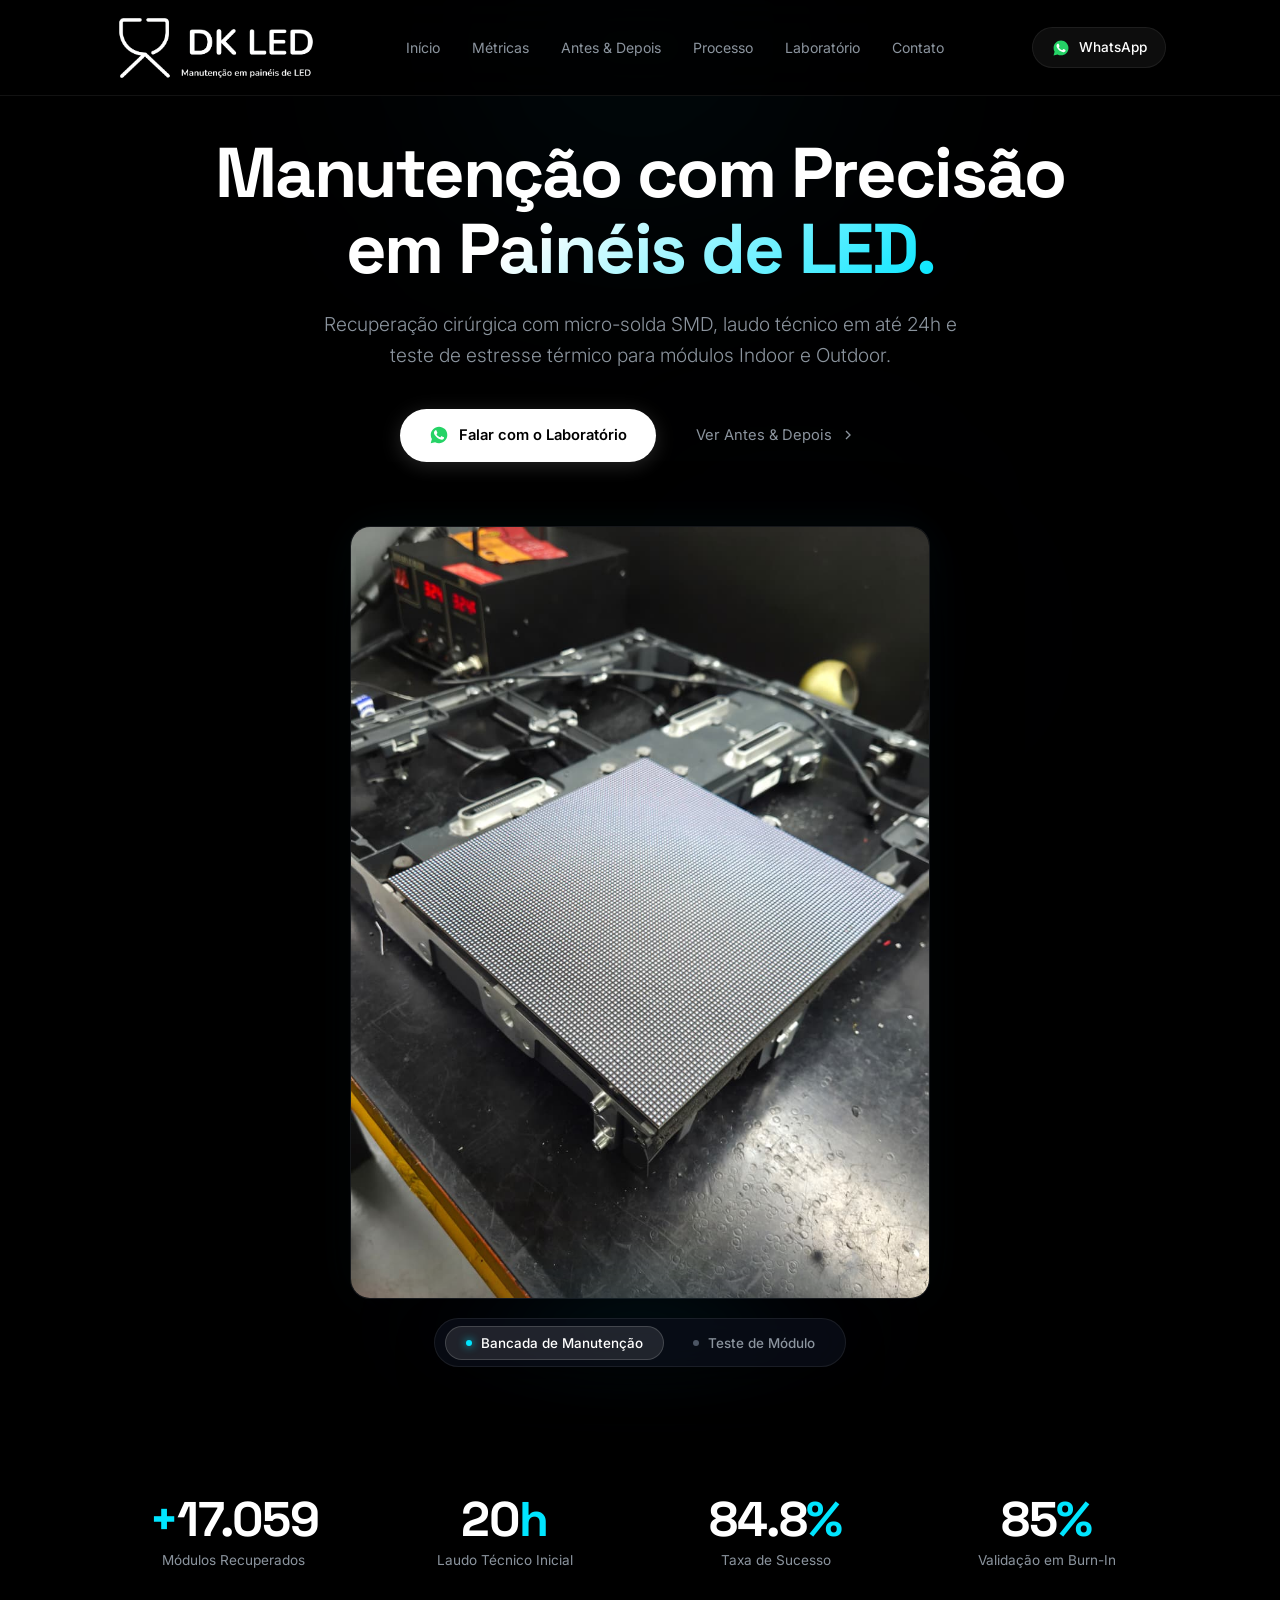
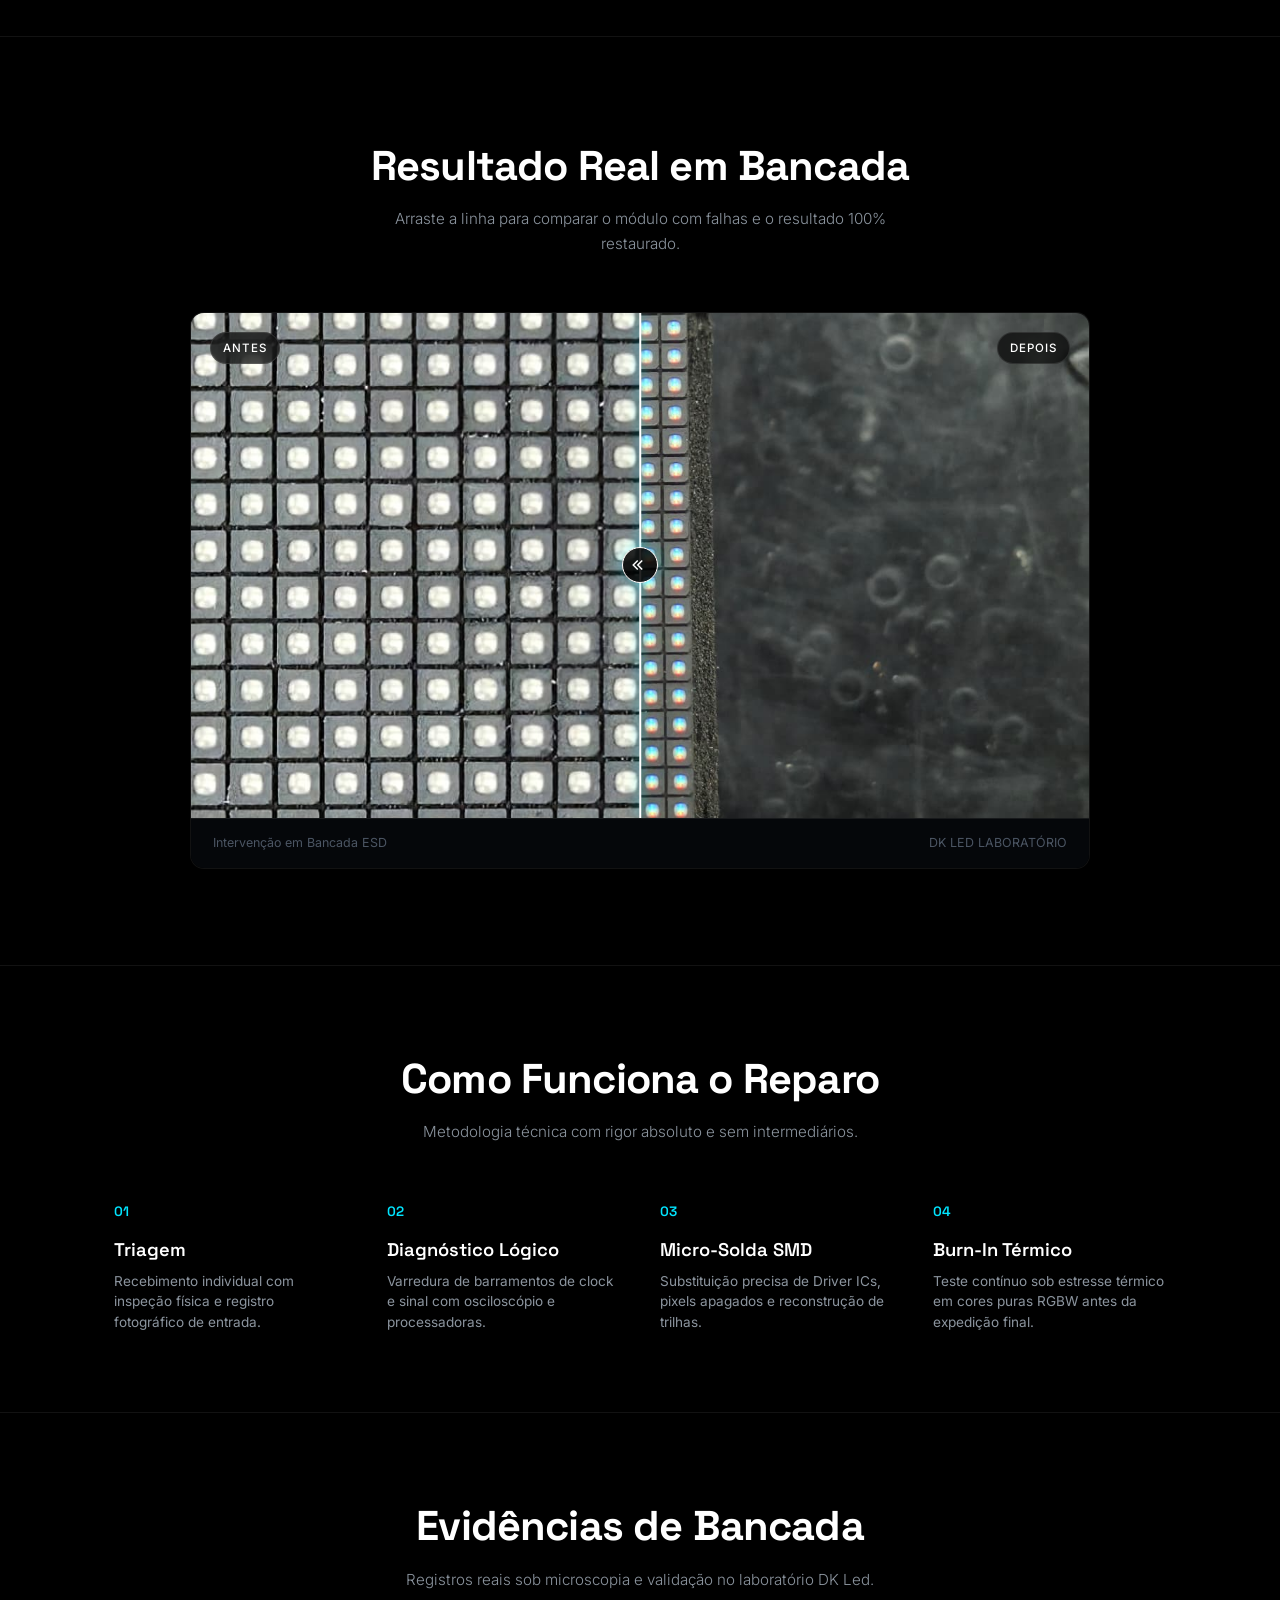
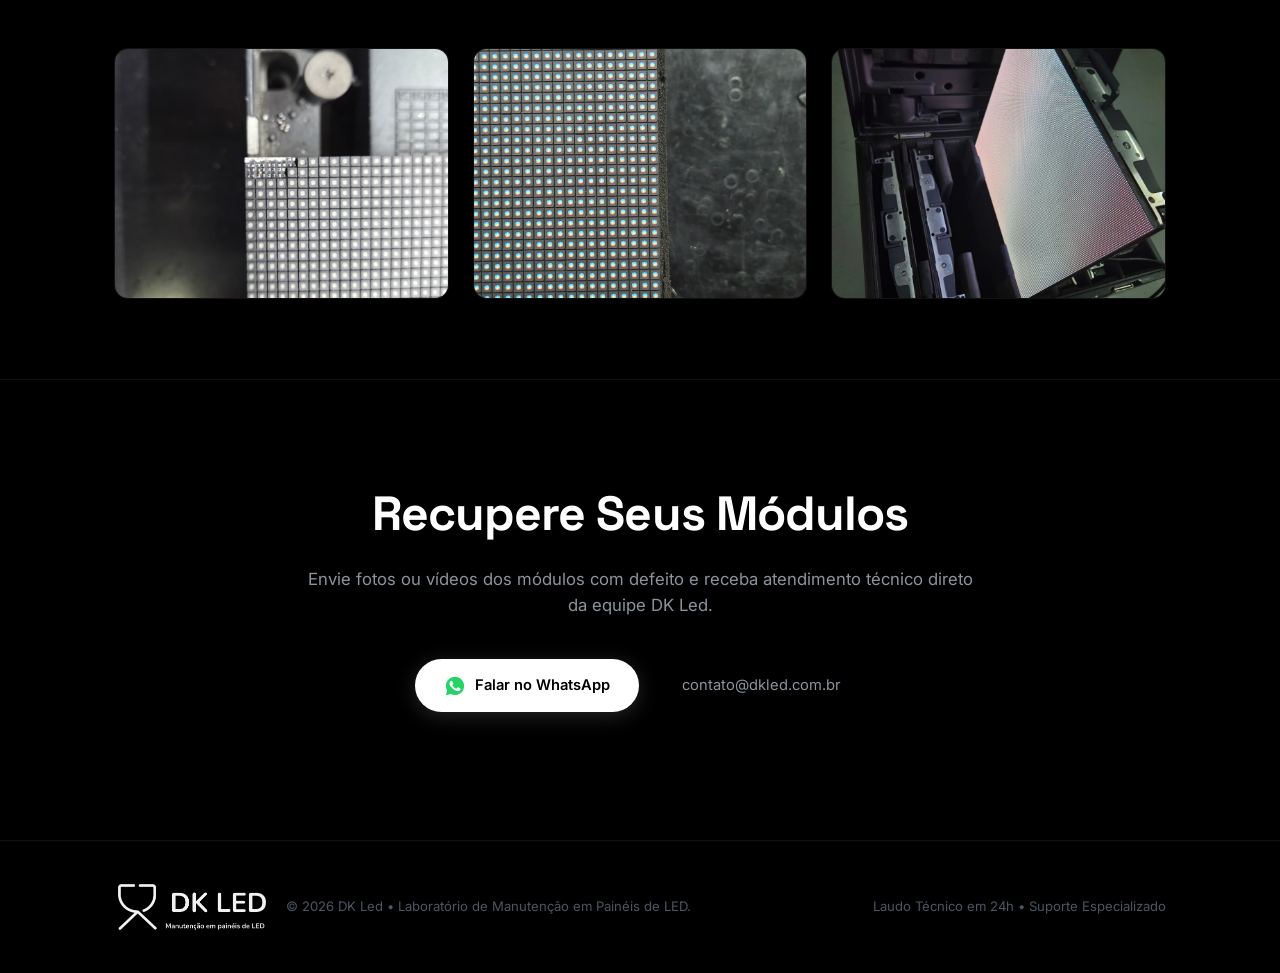
<file: index.html>
<!DOCTYPE html>
<html lang="pt-BR">

<head>
  <meta charset="UTF-8">
  <meta name="viewport" content="width=device-width, initial-scale=1.0">
  <title>DK Led | Laboratório de Precisão em Painéis de LED</title>

  <!-- SEO & Meta Tags -->
  <meta name="description"
    content="Laboratório especializado em manutenção cirúrgica de painéis de LED Indoor e Outdoor. Micro-solda SMD, diagnóstico lógico e laudo técnico em até 24h.">
  <meta name="keywords"
    content="manutenção painel de led, reparo módulo led, conserto painel led, micro-solda smd, dk led">
  <meta name="author" content="DK Led">
  <meta property="og:title" content="DK Led | Precisão em Painéis de LED">
  <meta property="og:description"
    content="Estrutura técnica especializada em micro-eletrônica e recuperação de módulos de LED.">
  <meta property="og:image" content="assets/img/logo-dkled-completa.png">
  <meta property="og:type" content="website">

  <!-- Favicon Real DK Led -->
  <link rel="icon" type="image/png" href="assets/img/logo-dk-simbolo.jpg">

  <!-- Folha de Estilos Ultra-Minimalista -->
  <link rel="stylesheet" href="css/futurista.css?v=3">
</head>

<body>

  <!-- Brilho Ambiente Suave de Fundo -->
  <div class="ambient-glow" aria-hidden="true"></div>

  <div class="main-content">

    <!-- Navegação Ultra-Minimalista -->
    <header class="minimal-nav">
      <div class="container">
        <div class="nav-flex">
          <a href="#inicio" class="nav-brand" aria-label="DK Led Início">
            <img src="assets/img/logo-dkled-oficial-cropped.png?v=2" alt="DK Led - Manutenção em painéis de LED" class="nav-logo-img">
          </a>

          <nav>
            <ul class="nav-menu-links" id="navMenu">
              <li><a href="#inicio">Início</a></li>
              <li><a href="#metricas">Métricas</a></li>
              <li><a href="#comparativo">Antes &amp; Depois</a></li>
              <li><a href="#processo">Processo</a></li>
              <li><a href="#provas">Laboratório</a></li>
              <li><a href="#contato">Contato</a></li>
            </ul>
          </nav>

          <a href="https://wa.me/5511999999999" target="_blank" rel="noopener noreferrer" class="btn-nav-cta" id="topNavWhatsApp">
            <svg width="18" height="18" viewBox="0 0 24 24" fill="none" class="whatsapp-icon" aria-hidden="true">
              <path d="M12.04 2C6.58 2 2.13 6.45 2.13 11.91C2.13 13.66 2.59 15.36 3.45 16.86L2.05 22L7.3 20.62C8.75 21.41 10.38 21.83 12.04 21.83C17.5 21.83 21.95 17.38 21.95 11.92C21.95 9.27 20.92 6.78 19.05 4.91C17.18 3.03 14.69 2 12.04 2Z" fill="#25D366"/>
              <path d="M17.47 14.38C17.17 14.23 15.71 13.51 15.44 13.41C15.17 13.31 14.97 13.26 14.77 13.56C14.57 13.86 14 14.53 13.83 14.73C13.66 14.93 13.48 14.95 13.18 14.8C12.89 14.65 11.93 14.34 10.79 13.33C9.91 12.54 9.31 11.57 9.14 11.27C8.97 10.97 9.12 10.81 9.27 10.66C9.4 10.53 9.57 10.32 9.71 10.14C9.86 9.97 9.91 9.85 10.01 9.65C10.11 9.45 10.06 9.28 9.98 9.13C9.91 8.98 9.31 7.52 9.07 6.92C8.82 6.34 8.58 6.42 8.4 6.41C8.23 6.4 8.03 6.4 7.83 6.4C7.63 6.4 7.31 6.47 7.04 6.77C6.77 7.07 6 7.79 6 9.25C6 10.71 7.06 12.12 7.21 12.32C7.36 12.52 9.31 15.52 12.29 16.81C13 17.12 13.55 17.3 13.98 17.44C14.7 17.67 15.34 17.63 15.86 17.56C16.43 17.47 17.62 16.84 17.86 16.14C18.11 15.45 18.11 14.85 18.04 14.73C17.96 14.61 17.77 14.53 17.47 14.38Z" fill="#FFFFFF"/>
            </svg>
            <span>WhatsApp</span>
          </a>

          <button type="button" class="nav-toggle" id="navToggle" aria-label="Abrir menu" aria-expanded="false" aria-controls="navMenu">
            <span class="bars" aria-hidden="true"><span></span><span></span><span></span></span>
          </button>
        </div>
      </div>
    </header>

    <!-- Hero Minimalista Monolítico -->
    <section class="hero-minimal" id="inicio">
      <div class="container">
        <h1 class="hero-main-title">
          Manutenção com Precisão<br>
          <span class="gradient-text">em Painéis de LED.</span>
        </h1>

        <p class="hero-clean-lead">
          Recuperação cirúrgica com micro-solda SMD, laudo técnico em até 24h e teste de estresse térmico para módulos Indoor e Outdoor.
        </p>

        <div class="hero-cta-buttons">
          <a href="https://wa.me/5511999999999" target="_blank" rel="noopener noreferrer" class="btn-primary-glow" id="heroBtnWhatsApp">
            <svg width="20" height="20" viewBox="0 0 24 24" fill="none" class="whatsapp-icon" aria-hidden="true">
              <path d="M12.04 2C6.58 2 2.13 6.45 2.13 11.91C2.13 13.66 2.59 15.36 3.45 16.86L2.05 22L7.3 20.62C8.75 21.41 10.38 21.83 12.04 21.83C17.5 21.83 21.95 17.38 21.95 11.92C21.95 9.27 20.92 6.78 19.05 4.91C17.18 3.03 14.69 2 12.04 2Z" fill="#25D366"/>
              <path d="M17.47 14.38C17.17 14.23 15.71 13.51 15.44 13.41C15.17 13.31 14.97 13.26 14.77 13.56C14.57 13.86 14 14.53 13.83 14.73C13.66 14.93 13.48 14.95 13.18 14.8C12.89 14.65 11.93 14.34 10.79 13.33C9.91 12.54 9.31 11.57 9.14 11.27C8.97 10.97 9.12 10.81 9.27 10.66C9.4 10.53 9.57 10.32 9.71 10.14C9.86 9.97 9.91 9.85 10.01 9.65C10.11 9.45 10.06 9.28 9.98 9.13C9.91 8.98 9.31 7.52 9.07 6.92C8.82 6.34 8.58 6.42 8.4 6.41C8.23 6.4 8.03 6.4 7.83 6.4C7.63 6.4 7.31 6.47 7.04 6.77C6.77 7.07 6 7.79 6 9.25C6 10.71 7.06 12.12 7.21 12.32C7.36 12.52 9.31 15.52 12.29 16.81C13 17.12 13.55 17.3 13.98 17.44C14.7 17.67 15.34 17.63 15.86 17.56C16.43 17.47 17.62 16.84 17.86 16.14C18.11 15.45 18.11 14.85 18.04 14.73C17.96 14.61 17.77 14.53 17.47 14.38Z" fill="#FFFFFF"/>
            </svg>
            <span>Falar com o Laboratório</span>
          </a>

          <a href="#comparativo" class="btn-secondary-link" id="heroBtnComparativo">
            <span>Ver Antes &amp; Depois</span>
            <svg width="16" height="16" viewBox="0 0 24 24" fill="none" stroke="currentColor" stroke-width="2">
              <polyline points="9 18 15 12 9 6"></polyline>
            </svg>
          </a>
        </div>

        <!-- Showcase Monolítico Sem Moldura (Fugindo do Padrão) -->
        <div class="hero-monolith-stage">
          <div class="hero-stage-card" id="heroDeckCard">
            <div class="stage-viewport">
              <img src="assets/img/hero-bancada-laboratorio.jpg" alt="Bancada de Manutenção DK Led"
                class="stage-image-layer active" id="layerBench">

              <img src="assets/img/processo-modulo-maleta-branco.jpg" alt="Teste de Módulo em Maleta DK Led"
                class="stage-image-layer" id="layerModule">
            </div>
          </div>

          <!-- Base de Luz Ambiente Difusa (Projeção Luminosa do Painel) -->
          <div class="stage-ambient-pedestal" aria-hidden="true"></div>

          <!-- Seletor Minimalista de Vistas -->
          <div class="stage-controls-dock">
            <button type="button" class="stage-tab-btn active" data-target-layer="layerBench" id="btnDeckBench">
              <span class="tab-indicator-dot"></span>
              <span>Bancada de Manutenção</span>
            </button>
            <button type="button" class="stage-tab-btn" data-target-layer="layerModule" id="btnDeckModule">
              <span class="tab-indicator-dot"></span>
              <span>Teste de Módulo</span>
            </button>
          </div>
        </div>
      </div>
    </section>

    <!-- Métricas Flutuantes em 1 Linha Pura -->
    <section class="metrics-strip" id="metricas">
      <div class="container">
        <div class="metrics-horizontal-grid">
          <div>
            <div class="metric-item-num">
              <span class="cyan-sign">+</span><span data-target-metric="20000">0</span>
            </div>
            <div class="metric-item-label">Módulos Recuperados</div>
          </div>

          <div>
            <div class="metric-item-num">
              <span data-target-metric="24">0</span><span class="cyan-sign">h</span>
            </div>
            <div class="metric-item-label">Laudo Técnico Inicial</div>
          </div>

          <div>
            <div class="metric-item-num">
              <span data-target-metric="99.4">0</span><span class="cyan-sign">%</span>
            </div>
            <div class="metric-item-label">Taxa de Sucesso</div>
          </div>

          <div>
            <div class="metric-item-num">
              <span data-target-metric="100">0</span><span class="cyan-sign">%</span>
            </div>
            <div class="metric-item-label">Validação em Burn-In</div>
          </div>
        </div>
      </div>
    </section>

    <!-- Comparativo Antes & Depois Minimalista -->
    <section class="scanner-minimal-section" id="comparativo">
      <div class="container">
        <div class="section-head-clean">
          <h2 class="section-head-title">Resultado Real em Bancada</h2>
          <p class="section-head-sub">
            Arraste a linha para comparar o módulo com falhas e o resultado 100% restaurado.
          </p>
        </div>

        <div class="scanner-frame-clean">
          <div class="scanner-container" id="scannerContainer">
            <!-- Imagem Depois -->
            <img src="assets/img/slider-depois-pixels-rgb.jpg"
              alt="Módulo de LED restaurado"
              class="scanner-img scanner-img-after">

            <!-- Imagem Antes -->
            <img src="assets/img/slider-antes-pixels-defeito.jpg"
              alt="Módulo de LED com defeito"
              class="scanner-img scanner-img-before" id="scannerBeforeImg">

            <!-- Linha e Ponto de Arraste -->
            <div class="scanner-divider-line" id="scannerDividerLine"></div>
            <div class="scanner-handle-circle" id="scannerHandleCircle">
              <svg width="18" height="18" viewBox="0 0 24 24" fill="none" stroke="currentColor" stroke-width="2">
                <polyline points="15 18 9 12 15 6"></polyline>
                <polyline points="9 18 3 12 9 6"></polyline>
              </svg>
            </div>

            <!-- Tags Limpas -->
            <span class="scanner-tag-clean tag-left">ANTES</span>
            <span class="scanner-tag-clean tag-right">DEPOIS</span>
          </div>

          <div class="scanner-footer-caption">
            <span>Intervenção em Bancada ESD</span>
            <span>DK LED LABORATÓRIO</span>
          </div>
        </div>
      </div>
    </section>

    <!-- Processo Linear em 4 Passos -->
    <section class="process-minimal-section" id="processo">
      <div class="container">
        <div class="section-head-clean">
          <h2 class="section-head-title">Como Funciona o Reparo</h2>
          <p class="section-head-sub">
            Metodologia técnica com rigor absoluto e sem intermediários.
          </p>
        </div>

        <div class="process-steps-flex">
          <div class="step-minimal-item">
            <div class="step-num-minimal">01</div>
            <h3 class="step-title-minimal">Triagem</h3>
            <p class="step-desc-minimal">Recebimento individual com inspeção física e registro fotográfico de entrada.</p>
          </div>

          <div class="step-minimal-item">
            <div class="step-num-minimal">02</div>
            <h3 class="step-title-minimal">Diagnóstico Lógico</h3>
            <p class="step-desc-minimal">Varredura de barramentos de clock e sinal com osciloscópio e processadoras.</p>
          </div>

          <div class="step-minimal-item">
            <div class="step-num-minimal">03</div>
            <h3 class="step-title-minimal">Micro-Solda SMD</h3>
            <p class="step-desc-minimal">Substituição precisa de Driver ICs, pixels apagados e reconstrução de trilhas.</p>
          </div>

          <div class="step-minimal-item">
            <div class="step-num-minimal">04</div>
            <h3 class="step-title-minimal">Burn-In Térmico</h3>
            <p class="step-desc-minimal">Teste contínuo sob estresse térmico em cores puras RGBW antes da expedição final.</p>
          </div>
        </div>
      </div>
    </section>

    <!-- Galeria de Provas Reais (3 Imagens Grandes e Claras) -->
    <section class="proofs-minimal-section" id="provas">
      <div class="container">
        <div class="section-head-clean">
          <h2 class="section-head-title">Evidências de Bancada</h2>
          <p class="section-head-sub">
            Registros reais sob microscopia e validação no laboratório DK Led.
          </p>
        </div>

        <div class="proofs-three-grid">
          <div class="proof-img-card">
            <img src="assets/img/antes-chip-queimado-close.jpg" alt="Queimadura em chip de LED">
            <div class="proof-card-caption">Queima térmica em Driver IC</div>
          </div>

          <div class="proof-img-card">
            <img src="assets/img/depois-pixels-rgb-close.jpg" alt="Pixels RGB uniformes restaurados">
            <div class="proof-card-caption">Pixels RGB 100% restaurados</div>
          </div>

          <div class="proof-img-card">
            <img src="assets/img/processo-teste-estresse-maleta.jpg" alt="Teste de estresse em maleta">
            <div class="proof-card-caption">Teste de estresse térmico contínuo</div>
          </div>
        </div>
      </div>
    </section>

    <!-- Contato & Conversão Direta Minimalista -->
    <section class="cta-minimal-section" id="contato">
      <div class="container">
        <div class="cta-box-clean">
          <h2 class="cta-title-clean">Recupere Seus Módulos</h2>
          <p class="cta-desc-clean">
            Envie fotos ou vídeos dos módulos com defeito e receba atendimento técnico direto da equipe DK Led.
          </p>

          <div class="cta-buttons-clean">
            <a href="https://wa.me/5511999999999" target="_blank" rel="noopener noreferrer" class="btn-primary-glow" id="ctaBtnWhatsApp">
              <svg width="22" height="22" viewBox="0 0 24 24" fill="none" class="whatsapp-icon" aria-hidden="true">
                <path d="M12.04 2C6.58 2 2.13 6.45 2.13 11.91C2.13 13.66 2.59 15.36 3.45 16.86L2.05 22L7.3 20.62C8.75 21.41 10.38 21.83 12.04 21.83C17.5 21.83 21.95 17.38 21.95 11.92C21.95 9.27 20.92 6.78 19.05 4.91C17.18 3.03 14.69 2 12.04 2Z" fill="#25D366"/>
                <path d="M17.47 14.38C17.17 14.23 15.71 13.51 15.44 13.41C15.17 13.31 14.97 13.26 14.77 13.56C14.57 13.86 14 14.53 13.83 14.73C13.66 14.93 13.48 14.95 13.18 14.8C12.89 14.65 11.93 14.34 10.79 13.33C9.91 12.54 9.31 11.57 9.14 11.27C8.97 10.97 9.12 10.81 9.27 10.66C9.4 10.53 9.57 10.32 9.71 10.14C9.86 9.97 9.91 9.85 10.01 9.65C10.11 9.45 10.06 9.28 9.98 9.13C9.91 8.98 9.31 7.52 9.07 6.92C8.82 6.34 8.58 6.42 8.4 6.41C8.23 6.4 8.03 6.4 7.83 6.4C7.63 6.4 7.31 6.47 7.04 6.77C6.77 7.07 6 7.79 6 9.25C6 10.71 7.06 12.12 7.21 12.32C7.36 12.52 9.31 15.52 12.29 16.81C13 17.12 13.55 17.3 13.98 17.44C14.7 17.67 15.34 17.63 15.86 17.56C16.43 17.47 17.62 16.84 17.86 16.14C18.11 15.45 18.11 14.85 18.04 14.73C17.96 14.61 17.77 14.53 17.47 14.38Z" fill="#FFFFFF"/>
              </svg>
              <span>Falar no WhatsApp</span>
            </a>

            <a href="mailto:contato@dkled.com.br" class="btn-secondary-link" id="ctaBtnEmail">
              <span>contato@dkled.com.br</span>
            </a>
          </div>
        </div>
      </div>
    </section>

    <!-- Rodapé Limpo -->
    <footer class="minimal-footer">
      <div class="container">
        <div class="footer-inner">
          <div style="display: flex; align-items: center; gap: 1rem;">
            <img src="assets/img/logo-dkled-oficial-cropped.png?v=2" alt="DK Led - Manutenção em painéis de LED" class="footer-logo-img">
            <span>&copy; 2026 DK Led &bull; Laboratório de Manutenção em Painéis de LED.</span>
          </div>

          <div>Laudo Técnico em 24h &bull; Suporte Especializado</div>
        </div>
      </div>
    </footer>

  </div>

  <!-- Script Limpo e Otimizado -->
  <script src="js/futurista.js?v=3"></script>
</body>

</html>
</file>
<file: css/futurista.css>
/* ==========================================================================
   DK LED - REDESIGN ULTRA-MINIMALISTA & FUTURISTA
   Aesthetics: Pure Luxury Dark Tech (Estilo Apple / Linear / Tesla)
   Zero Poluição Visual & Máxima Fluidez
   ========================================================================== */

@import url('https://fonts.googleapis.com/css2?family=Inter:wght@300;400;500;600&family=Space+Grotesk:wght@400;500;600;700&display=swap');

:root {
  /* Cores Base: Preto Profundo e Neutros */
  --bg-black: #000000;
  --bg-surface: #07090e;
  --bg-card: rgba(255, 255, 255, 0.02);
  --bg-card-hover: rgba(255, 255, 255, 0.04);

  /* Acento Único e Refinado: Cyan Puro */
  --accent-cyan: #00e5ff;
  --accent-cyan-glow: rgba(0, 229, 255, 0.25);
  --accent-blue: #2563eb;

  /* Bordas Ultrafinas & Sutis (Sem poluição de linhas grossas) */
  --border-subtle: rgba(255, 255, 255, 0.07);
  --border-hover: rgba(255, 255, 255, 0.16);
  --border-cyan: rgba(0, 229, 255, 0.3);

  /* Tipografia */
  --font-display: 'Space Grotesk', -apple-system, sans-serif;
  --font-sans: 'Inter', -apple-system, sans-serif;

  --text-pure: #ffffff;
  --text-primary: #e5e7eb;
  --text-muted: #8b949e;
  --text-subtle: #4b5563;

  /* Layout */
  --container-width: 1100px;
  --radius-sm: 8px;
  --radius-md: 14px;
  --radius-lg: 22px;
  --radius-full: 9999px;

  /* Transições Fluidas */
  --ease-fluid: cubic-bezier(0.16, 1, 0.3, 1);
  --transition: 0.3s var(--ease-fluid);
}

*, *::before, *::after {
  box-sizing: border-box;
  margin: 0;
  padding: 0;
}

html {
  scroll-behavior: smooth;
  font-size: 16px;
  color-scheme: dark;
}

body {
  background-color: var(--bg-black);
  color: var(--text-primary);
  font-family: var(--font-sans);
  line-height: 1.6;
  overflow-x: hidden;
  -webkit-font-smoothing: antialiased;
  -moz-osx-font-smoothing: grayscale;
}

/* Brilho de Fundo Suave & Difuso (Sem linhas nem poluição de grids) */
.ambient-glow {
  position: fixed;
  inset: 0;
  pointer-events: none;
  z-index: 0;
  overflow: hidden;
}

.ambient-glow::before {
  content: '';
  position: absolute;
  top: -20%;
  left: 50%;
  transform: translateX(-50%);
  width: 70vw;
  height: 50vh;
  max-width: 900px;
  background: radial-gradient(circle, rgba(0, 229, 255, 0.06) 0%, rgba(37, 99, 235, 0.02) 40%, transparent 70%);
  filter: blur(100px);
}

.ambient-glow::after {
  content: '';
  position: absolute;
  bottom: 10%;
  right: 15%;
  width: 50vw;
  height: 40vh;
  max-width: 600px;
  background: radial-gradient(circle, rgba(37, 99, 235, 0.04) 0%, transparent 60%);
  filter: blur(120px);
}

.main-content {
  position: relative;
  z-index: 1;
}

.container {
  width: 100%;
  max-width: var(--container-width);
  margin-inline: auto;
  padding-inline: 1.5rem;
}

/* ==========================================================================
   Navegação Ultra-Minimalista
   ========================================================================== */
.minimal-nav {
  position: fixed;
  top: 0;
  left: 0;
  width: 100%;
  z-index: 100;
  padding-block: 0.85rem;
  background: rgba(0, 0, 0, 0.7);
  backdrop-filter: blur(20px);
  -webkit-backdrop-filter: blur(20px);
  border-bottom: 1px solid var(--border-subtle);
  transition: all var(--transition);
}

.nav-flex {
  display: flex;
  align-items: center;
  justify-content: space-between;
}

.nav-brand {
  display: flex;
  align-items: center;
  gap: 0.8rem;
  text-decoration: none;
}

.nav-logo-img {
  height: 68px;
  width: auto;
  object-fit: contain;
  background: #000000;
  border-radius: 4px;
  transition: transform var(--transition);
  display: block;
}

.nav-logo-img:hover {
  transform: scale(1.02);
}

.nav-menu-links {
  display: flex;
  align-items: center;
  gap: 2rem;
  list-style: none;
}

.nav-menu-links a {
  color: var(--text-muted);
  text-decoration: none;
  font-size: 0.88rem;
  font-weight: 400;
  transition: color var(--transition);
}

.nav-menu-links a:hover {
  color: var(--text-pure);
}

.btn-nav-cta {
  display: inline-flex;
  align-items: center;
  gap: 0.55rem;
  background: rgba(255, 255, 255, 0.05);
  color: var(--text-pure);
  font-size: 0.85rem;
  font-weight: 500;
  padding: 0.52rem 1.15rem;
  border-radius: var(--radius-full);
  border: 1px solid var(--border-subtle);
  text-decoration: none;
  transition: all var(--transition);
}

.btn-nav-cta .whatsapp-icon {
  flex-shrink: 0;
  transition: transform var(--transition);
}

.btn-nav-cta:hover {
  background: rgba(37, 211, 102, 0.12);
  color: #ffffff;
  border-color: rgba(37, 211, 102, 0.6);
  box-shadow: 0 0 20px rgba(37, 211, 102, 0.3);
  transform: translateY(-1px);
}

.btn-nav-cta:hover .whatsapp-icon {
  transform: scale(1.1);
}

/* ==========================================================================
   Hero Minimalista Monolítico
   ========================================================================== */
.hero-minimal {
  padding-top: clamp(8rem, 15vh, 11rem);
  padding-bottom: 4rem;
  text-align: center;
}

.hero-pill-badge {
  display: inline-flex;
  align-items: center;
  gap: 0.5rem;
  padding: 0.35rem 0.9rem;
  background: rgba(255, 255, 255, 0.03);
  border: 1px solid var(--border-subtle);
  border-radius: var(--radius-full);
  font-size: 0.78rem;
  color: var(--text-muted);
  margin-bottom: 1.8rem;
}

.pulse-dot-cyan {
  width: 6px;
  height: 6px;
  border-radius: 50%;
  background: var(--accent-cyan);
  box-shadow: 0 0 8px var(--accent-cyan);
}

.hero-main-title {
  font-family: var(--font-display);
  font-size: clamp(2.4rem, 5.5vw, 4.4rem);
  font-weight: 700;
  line-height: 1.08;
  letter-spacing: -0.03em;
  color: var(--text-pure);
  margin-bottom: 1.4rem;
}

.hero-main-title .gradient-text {
  background: linear-gradient(135deg, #ffffff 30%, var(--accent-cyan) 100%);
  -webkit-background-clip: text;
  -webkit-text-fill-color: transparent;
}

.hero-clean-lead {
  font-size: clamp(1rem, 1.8vw, 1.2rem);
  color: var(--text-muted);
  font-weight: 300;
  max-width: 640px;
  margin-inline: auto;
  line-height: 1.6;
  margin-bottom: 2.4rem;
}

.hero-cta-buttons {
  display: flex;
  align-items: center;
  justify-content: center;
  gap: 1rem;
  flex-wrap: wrap;
  margin-bottom: 4rem;
}

.btn-primary-glow {
  display: inline-flex;
  align-items: center;
  gap: 0.6rem;
  background: #ffffff;
  color: #000000;
  font-size: 0.92rem;
  font-weight: 600;
  padding: 0.9rem 1.8rem;
  border-radius: var(--radius-full);
  text-decoration: none;
  transition: all var(--transition);
  box-shadow: 0 4px 20px rgba(255, 255, 255, 0.15);
}

.btn-primary-glow:hover {
  background: var(--accent-cyan);
  box-shadow: 0 6px 30px rgba(0, 229, 255, 0.45);
  transform: translateY(-2px);
}

.btn-secondary-link {
  display: inline-flex;
  align-items: center;
  gap: 0.5rem;
  color: var(--text-muted);
  font-size: 0.92rem;
  font-weight: 400;
  padding: 0.9rem 1.5rem;
  text-decoration: none;
  transition: color var(--transition);
}

.btn-secondary-link:hover {
  color: var(--text-pure);
}

/* ==========================================================================
   Showcase Monolítico Futurista (Encaixe Perfeito 100% Visível / Sem Cortes)
   ========================================================================== */
.hero-monolith-stage {
  perspective: 1400px;
  width: 100%;
  max-width: 580px;
  margin-inline: auto;
  position: relative;
  text-align: center;
}

.hero-stage-card {
  position: relative;
  width: 100%;
  aspect-ratio: 3 / 4;
  border-radius: 20px;
  overflow: hidden;
  border: 1px solid rgba(255, 255, 255, 0.08);
  background: #020408;
  box-shadow: 0 30px 80px rgba(0, 0, 0, 0.95), 0 0 50px rgba(0, 229, 255, 0.05);
  transition: transform 0.28s var(--ease-fluid), border-color var(--transition);
  will-change: transform;
}

.hero-stage-card:hover {
  border-color: rgba(0, 229, 255, 0.25);
}

.stage-viewport {
  position: relative;
  width: 100%;
  height: 100%;
  overflow: hidden;
  background: #000000;
}

.stage-image-layer {
  position: absolute;
  inset: 0;
  width: 100%;
  height: 100%;
  object-fit: cover;
  object-position: center center;
  opacity: 0;
  transition: opacity 0.5s ease;
  pointer-events: none;
}

.stage-image-layer.active {
  opacity: 1;
}

/* Base de Luz Ambiente Difusa (Projeção Luminosa do Painel de LED) */
.stage-ambient-pedestal {
  position: absolute;
  bottom: 0px;
  left: 50%;
  transform: translateX(-50%);
  width: 90%;
  height: 80px;
  background: radial-gradient(ellipse at center, rgba(0, 229, 255, 0.18) 0%, rgba(37, 99, 235, 0.06) 45%, transparent 75%);
  filter: blur(40px);
  pointer-events: none;
  z-index: 1;
}

/* Seletor Minimalista Flutuante de Alta Precisão */
.stage-controls-dock {
  margin-top: 1.2rem;
  position: relative;
  z-index: 5;
  display: inline-flex;
  align-items: center;
  gap: 0.6rem;
  background: rgba(10, 14, 24, 0.75);
  backdrop-filter: blur(24px);
  -webkit-backdrop-filter: blur(24px);
  border: 1px solid rgba(255, 255, 255, 0.08);
  border-radius: var(--radius-full);
  padding: 0.4rem 0.6rem;
  box-shadow: 0 15px 35px rgba(0, 0, 0, 0.6);
}

.stage-tab-btn {
  display: inline-flex;
  align-items: center;
  gap: 0.55rem;
  border: none;
  background: transparent;
  color: var(--text-muted);
  font-family: var(--font-sans);
  font-size: 0.84rem;
  font-weight: 500;
  padding: 0.5rem 1.25rem;
  border-radius: var(--radius-full);
  cursor: pointer;
  transition: all var(--transition);
  white-space: nowrap;
}

.tab-indicator-dot {
  width: 6px;
  height: 6px;
  border-radius: 50%;
  background: var(--text-subtle);
  transition: all var(--transition);
}

.stage-tab-btn:hover {
  color: #ffffff;
}

.stage-tab-btn.active {
  background: rgba(255, 255, 255, 0.1);
  color: #ffffff;
  border: 1px solid rgba(255, 255, 255, 0.16);
}

.stage-tab-btn.active .tab-indicator-dot {
  background: var(--accent-cyan);
  box-shadow: 0 0 8px var(--accent-cyan);
}

/* ==========================================================================
   Métricas Flutuantes: 1 Linha Pura Sem Caixas ou Bordas Pesadas
   ========================================================================== */
.metrics-strip {
  padding-block: 4rem;
  border-bottom: 1px solid var(--border-subtle);
}

.metrics-horizontal-grid {
  display: grid;
  grid-template-columns: repeat(4, 1fr);
  text-align: center;
  gap: 2rem;
}

.metric-item-num {
  font-family: var(--font-display);
  font-size: clamp(2.2rem, 3.8vw, 3.2rem);
  font-weight: 700;
  color: var(--text-pure);
  line-height: 1;
  margin-bottom: 0.4rem;
  letter-spacing: -0.03em;
}

.metric-item-num .cyan-sign {
  color: var(--accent-cyan);
}

.metric-item-label {
  font-size: 0.85rem;
  color: var(--text-muted);
  font-weight: 400;
}

/* ==========================================================================
   Scanner Antes & Depois: Sem Poluição, Mira Suave
   ========================================================================== */
.scanner-minimal-section {
  padding-block: 6rem;
}

.section-head-clean {
  text-align: center;
  margin-bottom: 3.5rem;
}

.section-head-title {
  font-family: var(--font-display);
  font-size: clamp(1.8rem, 3.5vw, 2.6rem);
  font-weight: 700;
  letter-spacing: -0.02em;
  color: var(--text-pure);
  margin-bottom: 0.5rem;
}

.section-head-sub {
  font-size: 0.95rem;
  color: var(--text-muted);
  font-weight: 300;
  max-width: 500px;
  margin-inline: auto;
}

.scanner-frame-clean {
  max-width: 900px;
  margin-inline: auto;
  border-radius: var(--radius-md);
  overflow: hidden;
  border: 1px solid var(--border-subtle);
  box-shadow: 0 20px 50px rgba(0, 0, 0, 0.7);
  background: #000;
}

.scanner-container {
  position: relative;
  width: 100%;
  aspect-ratio: 16 / 9;
  user-select: none;
  cursor: ew-resize;
  overflow: hidden;
}

.scanner-img {
  position: absolute;
  inset: 0;
  width: 100%;
  height: 100%;
  object-fit: cover;
  pointer-events: none;
}

.scanner-img-before {
  z-index: 2;
  clip-path: inset(0 50% 0 0);
  will-change: clip-path;
}

.scanner-img-after {
  z-index: 1;
}

/* Linha Divisória Minimalista Branca e Ciano */
.scanner-divider-line {
  position: absolute;
  top: 0;
  bottom: 0;
  left: 50%;
  width: 1.5px;
  background: #ffffff;
  box-shadow: 0 0 12px var(--accent-cyan);
  z-index: 3;
  transform: translateX(-50%);
  pointer-events: none;
  will-change: left;
}

.scanner-handle-circle {
  position: absolute;
  top: 50%;
  left: 50%;
  transform: translate(-50%, -50%);
  width: 36px;
  height: 36px;
  border-radius: 50%;
  background: rgba(0, 0, 0, 0.85);
  border: 1.5px solid #ffffff;
  box-shadow: 0 0 20px rgba(0, 229, 255, 0.4);
  z-index: 4;
  display: flex;
  align-items: center;
  justify-content: center;
  color: #ffffff;
  pointer-events: none;
  will-change: left;
}

.scanner-tag-clean {
  position: absolute;
  top: 1.2rem;
  z-index: 5;
  font-size: 0.72rem;
  font-weight: 500;
  letter-spacing: 0.08em;
  padding: 0.35rem 0.75rem;
  border-radius: var(--radius-full);
  background: rgba(0, 0, 0, 0.65);
  backdrop-filter: blur(10px);
  border: 1px solid rgba(255, 255, 255, 0.1);
  color: var(--text-pure);
  pointer-events: none;
}

.scanner-tag-clean.tag-left { left: 1.2rem; }
.scanner-tag-clean.tag-right { right: 1.2rem; }

.scanner-footer-caption {
  padding: 0.9rem 1.4rem;
  background: #05070a;
  display: flex;
  align-items: center;
  justify-content: space-between;
  font-size: 0.78rem;
  color: var(--text-subtle);
  border-top: 1px solid var(--border-subtle);
}

/* ==========================================================================
   Processo Linear Minimalista (Sem cartões poluídos)
   ========================================================================== */
.process-minimal-section {
  padding-block: 5rem;
  border-top: 1px solid var(--border-subtle);
}

.process-steps-flex {
  display: grid;
  grid-template-columns: repeat(4, 1fr);
  gap: 2.5rem;
  margin-top: 3rem;
}

.step-minimal-item {
  position: relative;
}

.step-num-minimal {
  font-family: var(--font-display);
  font-size: 0.85rem;
  color: var(--accent-cyan);
  margin-bottom: 0.8rem;
  font-weight: 600;
}

.step-title-minimal {
  font-family: var(--font-display);
  font-size: 1.15rem;
  font-weight: 600;
  color: var(--text-pure);
  margin-bottom: 0.4rem;
}

.step-desc-minimal {
  font-size: 0.85rem;
  color: var(--text-muted);
  line-height: 1.5;
}

/* ==========================================================================
   Galeria de Provas Reais (Limpa, 3 Imagens Grandes)
   ========================================================================== */
.proofs-minimal-section {
  padding-block: 5rem;
  border-top: 1px solid var(--border-subtle);
}

.proofs-three-grid {
  display: grid;
  grid-template-columns: repeat(3, 1fr);
  gap: 1.5rem;
  margin-top: 3rem;
}

.proof-img-card {
  border-radius: var(--radius-md);
  overflow: hidden;
  border: 1px solid var(--border-subtle);
  background: #000;
  aspect-ratio: 4 / 3;
  transition: transform var(--transition), border-color var(--transition);
}

.proof-img-card:hover {
  transform: translateY(-4px);
  border-color: var(--border-hover);
}

.proof-img-card img {
  width: 100%;
  height: 100%;
  object-fit: cover;
  display: block;
}

.proof-card-caption {
  padding: 0.8rem 1rem;
  font-size: 0.8rem;
  color: var(--text-muted);
  background: #05070a;
  border-top: 1px solid var(--border-subtle);
}

/* ==========================================================================
   Contato & Conversão Minimalista (Direto e Elegante)
   ========================================================================== */
.cta-minimal-section {
  padding-block: 6rem 8rem;
  border-top: 1px solid var(--border-subtle);
  text-align: center;
}

.cta-box-clean {
  max-width: 680px;
  margin-inline: auto;
}

.cta-title-clean {
  font-family: var(--font-display);
  font-size: clamp(2rem, 4vw, 3rem);
  font-weight: 700;
  letter-spacing: -0.02em;
  color: var(--text-pure);
  margin-bottom: 0.8rem;
}

.cta-desc-clean {
  font-size: 1.05rem;
  color: var(--text-muted);
  margin-bottom: 2.5rem;
}

.cta-buttons-clean {
  display: flex;
  align-items: center;
  justify-content: center;
  gap: 1.2rem;
  flex-wrap: wrap;
}

/* ==========================================================================
   Rodapé Limpo
   ========================================================================== */
.minimal-footer {
  padding-block: 2.5rem;
  border-top: 1px solid var(--border-subtle);
  font-size: 0.82rem;
  color: var(--text-subtle);
}

.footer-inner {
  display: flex;
  align-items: center;
  justify-content: space-between;
  flex-wrap: wrap;
  gap: 1rem;
}

.footer-logo-img {
  height: 52px;
  width: auto;
  object-fit: contain;
  background: #000000;
  border-radius: 4px;
  opacity: 0.95;
  transition: opacity var(--transition);
  display: block;
}

.footer-logo-img:hover {
  opacity: 1;
}

/* ==========================================================================
   Menu Hambúrguer (visível apenas em telas menores)
   ========================================================================== */
.nav-toggle {
  display: none;
  width: 44px;
  height: 44px;
  align-items: center;
  justify-content: center;
  background: rgba(255, 255, 255, 0.05);
  border: 1px solid var(--border-subtle);
  border-radius: 50%;
  color: var(--text-pure);
  cursor: pointer;
  transition: all var(--transition);
  -webkit-tap-highlight-color: transparent;
}

.nav-toggle:hover {
  border-color: var(--border-hover);
}

.nav-toggle .bars {
  position: relative;
  width: 18px;
  height: 12px;
}

.nav-toggle .bars span {
  position: absolute;
  left: 0;
  width: 100%;
  height: 1.5px;
  background: currentColor;
  border-radius: 2px;
  transition: transform 0.35s var(--ease-fluid), opacity 0.2s ease, top 0.35s var(--ease-fluid);
}

.nav-toggle .bars span:nth-child(1) { top: 0; }
.nav-toggle .bars span:nth-child(2) { top: 5px; }
.nav-toggle .bars span:nth-child(3) { top: 10px; }

.nav-toggle[aria-expanded="true"] .bars span:nth-child(1) { top: 5px; transform: rotate(45deg); }
.nav-toggle[aria-expanded="true"] .bars span:nth-child(2) { opacity: 0; }
.nav-toggle[aria-expanded="true"] .bars span:nth-child(3) { top: 5px; transform: rotate(-45deg); }

/* ==========================================================================
   Responsividade
   ========================================================================== */

/* Evita que imagens/mídias estourem a largura */
img { max-width: 100%; }

/* Telas largas */
@media (min-width: 1500px) {
  :root { --container-width: 1240px; }
}

/* Tablet / notebook pequeno */
@media (max-width: 1024px) {
  .nav-menu-links { gap: 1.3rem; }
  .nav-menu-links a { font-size: 0.82rem; }
  .process-steps-flex { grid-template-columns: repeat(2, 1fr); gap: 2.5rem 2rem; }
  .proofs-three-grid { gap: 1rem; }
}

/* Tablet retrato / mobile grande: ativa menu hambúrguer */
@media (max-width: 860px) {
  .minimal-nav { padding-block: 0.6rem; }
  .nav-flex { position: relative; gap: 0.75rem; }
  .nav-brand { margin-right: auto; }

  .nav-logo-img { height: 50px; }
  .footer-logo-img { height: 40px; }

  .nav-toggle { display: inline-flex; order: 3; }
  .btn-nav-cta { order: 2; }

  .nav-menu-links {
    display: flex;
    flex-direction: column;
    align-items: stretch;
    gap: 0;
  }

  .minimal-nav nav {
    position: absolute;
    top: calc(100% + 0.6rem);
    left: 0;
    right: 0;
    background: rgba(5, 7, 10, 0.96);
    backdrop-filter: blur(24px);
    -webkit-backdrop-filter: blur(24px);
    border: 1px solid var(--border-subtle);
    border-radius: var(--radius-md);
    padding: 0.5rem;
    box-shadow: 0 24px 60px rgba(0, 0, 0, 0.8);
    opacity: 0;
    visibility: hidden;
    transform: translateY(-8px);
    transition: opacity 0.3s ease, transform 0.35s var(--ease-fluid), visibility 0.3s;
  }

  .minimal-nav.menu-open nav {
    opacity: 1;
    visibility: visible;
    transform: translateY(0);
  }

  .nav-menu-links li { list-style: none; }

  .nav-menu-links a {
    display: block;
    padding: 0.95rem 1.1rem;
    font-size: 1rem;
    color: var(--text-primary);
    border-radius: var(--radius-sm);
  }

  .nav-menu-links a:active,
  .nav-menu-links a:hover { background: rgba(255, 255, 255, 0.06); }

  .hero-minimal { padding-top: clamp(7rem, 14vh, 8.5rem); padding-bottom: 3rem; }
  .hero-cta-buttons { margin-bottom: 3rem; }
  .hero-monolith-stage { max-width: 460px; }

  .metrics-strip { padding-block: 3rem; }
  .metrics-horizontal-grid { grid-template-columns: repeat(2, 1fr); gap: 2.2rem 1rem; }

  .scanner-minimal-section { padding-block: 4rem; }
  .section-head-clean { margin-bottom: 2.5rem; }

  .process-minimal-section,
  .proofs-minimal-section { padding-block: 4rem; }

  .proofs-three-grid { grid-template-columns: 1fr; gap: 1.5rem; max-width: 560px; margin-inline: auto; }

  .cta-minimal-section { padding-block: 4.5rem 5.5rem; }
}

/* Mobile */
@media (max-width: 600px) {
  .container { padding-inline: 1.1rem; }

  .nav-logo-img { height: 42px; }

  /* Botão WhatsApp do topo vira ícone circular para caber ao lado do logo */
  .btn-nav-cta { padding: 0; width: 44px; height: 44px; justify-content: center; }
  .btn-nav-cta span { display: none; }

  .hero-main-title { font-size: clamp(2.05rem, 9vw, 2.6rem); }
  .hero-clean-lead { font-size: 0.98rem; margin-bottom: 2rem; }

  .hero-cta-buttons { flex-direction: column; gap: 0.4rem; margin-bottom: 2.5rem; }
  .hero-cta-buttons .btn-primary-glow { width: 100%; justify-content: center; }
  .btn-secondary-link { padding: 0.8rem 1rem; }

  .hero-monolith-stage { max-width: 100%; }
  .hero-stage-card { border-radius: 16px; }

  .stage-controls-dock { display: flex; width: 100%; padding: 0.3rem; gap: 0.2rem; }
  .stage-tab-btn { flex: 1; justify-content: center; padding: 0.65rem 0.5rem; font-size: 0.78rem; gap: 0.4rem; white-space: normal; }

  .metric-item-label { font-size: 0.78rem; }

  .scanner-container { aspect-ratio: 4 / 3; }
  .scanner-tag-clean { top: 0.8rem; font-size: 0.65rem; padding: 0.3rem 0.6rem; }
  .scanner-tag-clean.tag-left { left: 0.8rem; }
  .scanner-tag-clean.tag-right { right: 0.8rem; }
  .scanner-handle-circle { width: 42px; height: 42px; }
  .scanner-footer-caption { flex-direction: column; align-items: flex-start; gap: 0.2rem; padding: 0.8rem 1rem; }

  .process-steps-flex { grid-template-columns: 1fr; gap: 1.8rem; margin-top: 2rem; }
  .step-minimal-item { padding-bottom: 1.6rem; border-bottom: 1px solid var(--border-subtle); }
  .step-minimal-item:last-child { border-bottom: none; padding-bottom: 0; }

  .proofs-three-grid { margin-top: 2rem; }

  .cta-desc-clean { font-size: 0.98rem; margin-bottom: 2rem; }
  .cta-buttons-clean { flex-direction: column; gap: 0.6rem; }
  .cta-buttons-clean .btn-primary-glow { width: 100%; justify-content: center; }
  .cta-buttons-clean .btn-secondary-link { word-break: break-all; }

  .footer-inner { flex-direction: column; align-items: flex-start; gap: 1.2rem; }
  .footer-inner > div:first-child { flex-direction: column; align-items: flex-start !important; gap: 0.8rem !important; }
}

/* Mobile pequeno */
@media (max-width: 380px) {
  .nav-logo-img { height: 36px; }
  .metrics-horizontal-grid { gap: 1.8rem 0.5rem; }
  .stage-tab-btn .tab-indicator-dot { display: none; }
}

/* Celular deitado (pouca altura) */
@media (max-height: 480px) and (orientation: landscape) {
  .hero-minimal { padding-top: 6rem; }
  .minimal-nav { position: absolute; }
}

/* Dispositivos de toque: sem hover preso e scanner sem bloquear rolagem vertical */
@media (hover: none) {
  .proof-img-card:hover { transform: none; }
  .btn-primary-glow:hover { transform: none; }
  .scanner-container { touch-action: pan-y; cursor: default; }
}

/* Respeita preferência de menos movimento */
@media (prefers-reduced-motion: reduce) {
  html { scroll-behavior: auto; }
  *, *::before, *::after { transition-duration: 0.01ms !important; animation-duration: 0.01ms !important; }
}
</file>
